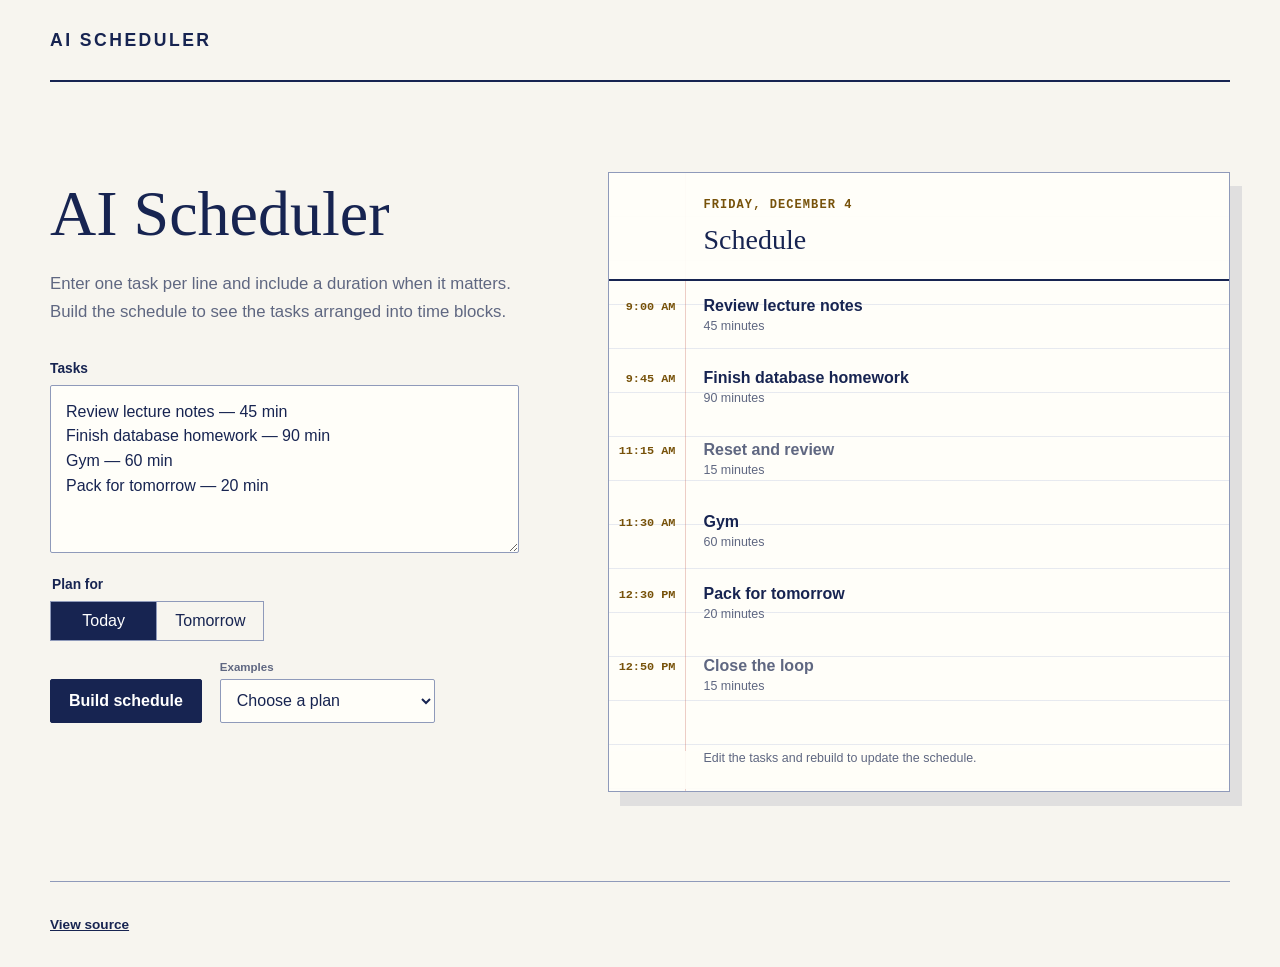
<file: docs/index.html>
<!doctype html>
<html lang="en">
  <head>
    <meta charset="UTF-8" />
    <meta name="viewport" content="width=device-width, initial-scale=1" />
    <meta http-equiv="refresh" content="0; url=./demo/" />
    <title>AI Scheduler</title>
    <link rel="icon" href="data:," />
  </head>
  <body>
    <p><a href="./demo/">Open AI Scheduler</a>.</p>
  </body>
</html>
</file>
<file: docs/demo/styles.css>
:root {
  color-scheme: light;
  --paper: #f7f5ef;
  --sheet: #fffef9;
  --ink: #172451;
  --muted: #5f6781;
  --rule: #cfd5e6;
  --rule-strong: #8f9aba;
  --marker: #e4ad32;
  --marker-dark: #77520a;
  --focus: #2457d6;
  --danger: #a2342f;
}

* { box-sizing: border-box; }

html { min-width: 320px; }

body {
  margin: 0;
  background: var(--paper);
  color: var(--ink);
  font-family: "Avenir Next", Avenir, "Segoe UI", sans-serif;
}

button, select, textarea { font: inherit; }

a { color: inherit; }

.masthead,
footer {
  display: flex;
  width: min(1180px, calc(100% - 40px));
  margin: 0 auto;
  align-items: center;
  justify-content: space-between;
  gap: 20px;
}

.masthead {
  min-height: 82px;
  border-bottom: 2px solid var(--ink);
}

.masthead p,
footer p { margin: 0; color: var(--muted); font-size: 0.83rem; }

.wordmark {
  text-decoration: none;
  font-family: "Arial Narrow", "Avenir Next Condensed", sans-serif;
  font-size: 1.1rem;
  font-weight: 900;
  letter-spacing: 0.14em;
}

main {
  width: min(1180px, calc(100% - 40px));
  margin: 0 auto;
  padding: clamp(40px, 7vw, 92px) 0;
}

.planner {
  display: grid;
  grid-template-columns: minmax(0, 0.86fr) minmax(400px, 1.14fr);
  gap: clamp(36px, 7vw, 96px);
  align-items: start;
}

.brief { padding-top: 10px; }

.kicker {
  margin: 0 0 12px;
  color: var(--marker-dark);
  font-family: ui-monospace, SFMono-Regular, Menlo, monospace;
  font-size: 0.75rem;
  font-weight: 800;
  letter-spacing: 0.09em;
  text-transform: uppercase;
}

h1 {
  max-width: 650px;
  margin: 0;
  font-family: Georgia, "Times New Roman", serif;
  font-size: clamp(2.4rem, 5vw, 4rem);
  font-weight: 500;
  letter-spacing: 0;
  line-height: 1;
}

.intro {
  max-width: 590px;
  margin: 24px 0 34px;
  color: var(--muted);
  font-size: 1.05rem;
  line-height: 1.7;
}

form { max-width: 620px; }

form > label,
legend {
  display: block;
  margin: 0 0 9px;
  font-size: 0.86rem;
  font-weight: 750;
}

textarea {
  width: 100%;
  min-height: 168px;
  resize: vertical;
  border: 1px solid var(--rule-strong);
  border-radius: 2px;
  padding: 14px 15px;
  background: var(--sheet);
  color: var(--ink);
  line-height: 1.55;
}

fieldset { margin: 20px 0; border: 0; padding: 0; }

.day-toggle { display: inline-grid; grid-template-columns: 1fr 1fr; }

.day-toggle input {
  position: absolute;
  width: 1px;
  height: 1px;
  opacity: 0;
}

.day-toggle label {
  min-width: 104px;
  border: 1px solid var(--rule-strong);
  padding: 10px 18px;
  text-align: center;
  cursor: pointer;
}

.day-toggle label + input + label { border-left: 0; }

.day-toggle input:checked + label {
  background: var(--ink);
  color: white;
}

.form-actions { display: flex; align-items: end; gap: 18px; }

.example-picker { display: grid; gap: 6px; }

.example-picker label {
  color: var(--muted);
  font-size: 0.72rem;
  font-weight: 750;
}

.example-picker select {
  min-height: 44px;
  border: 1px solid var(--rule-strong);
  border-radius: 2px;
  padding: 9px 34px 9px 12px;
  background: var(--sheet);
  color: var(--ink);
}

button {
  border: 1px solid var(--ink);
  border-radius: 2px;
  padding: 12px 18px;
  background: var(--ink);
  color: white;
  font-weight: 800;
  cursor: pointer;
}

.text-button {
  border: 0;
  padding: 6px 0;
  background: transparent;
  color: var(--ink);
  text-decoration: underline;
  text-underline-offset: 4px;
}

button:hover { background: #253775; }
.text-button:hover { background: transparent; color: var(--focus); }

button:focus-visible,
textarea:focus-visible,
input:focus-visible + label,
select:focus-visible,
a:focus-visible {
  outline: 3px solid var(--focus);
  outline-offset: 3px;
}

.form-note,
.save-status {
  color: var(--muted);
  font-size: 0.78rem;
}

.form-note { margin: 12px 0 0; }

.day-sheet {
  min-height: 620px;
  border: 1px solid var(--rule-strong);
  background:
    linear-gradient(90deg, transparent 0 76px, rgba(190, 78, 64, 0.28) 76px 77px, transparent 77px),
    repeating-linear-gradient(var(--sheet) 0 43px, var(--rule) 44px);
  box-shadow: 12px 14px 0 rgba(23, 36, 81, 0.1);
}

.sheet-heading {
  display: flex;
  min-height: 108px;
  padding: 25px 28px 20px 94px;
  align-items: start;
  justify-content: space-between;
  gap: 20px;
  border-bottom: 2px solid var(--ink);
  background: rgba(255, 254, 249, 0.94);
}

h2 { margin: 0; font-family: Georgia, serif; font-size: 1.75rem; font-weight: 500; }

.schedule { margin: 0; padding: 14px 28px 24px 0; list-style: none; }

.schedule-item,
.empty-state {
  display: grid;
  grid-template-columns: 76px 1fr;
  min-height: 72px;
  align-items: start;
}

.schedule-time,
.empty-time {
  padding: 5px 10px 0 0;
  color: var(--marker-dark);
  font-family: ui-monospace, SFMono-Regular, Menlo, monospace;
  font-size: 0.74rem;
  font-weight: 800;
  text-align: right;
}

.schedule-copy { padding: 0 0 14px 18px; }
.schedule-copy strong { display: block; font-size: 1rem; line-height: 1.35; }
.schedule-copy span { color: var(--muted); font-size: 0.78rem; }

.empty-state p {
  max-width: 360px;
  margin: 0;
  padding: 2px 0 0 18px;
  color: var(--muted);
  line-height: 1.65;
}

.schedule-item.break .schedule-copy strong { color: var(--muted); font-weight: 600; }

.save-status {
  margin: 0;
  padding: 0 28px 24px 94px;
  background: rgba(255, 254, 249, 0.9);
}

footer { min-height: 86px; border-top: 1px solid var(--rule-strong); }
footer a { font-size: 0.85rem; font-weight: 750; }

@media (max-width: 820px) {
  .planner { grid-template-columns: 1fr; }
  .day-sheet { min-height: 520px; }
}

@media (max-width: 520px) {
  .masthead, main, footer { width: min(100% - 24px, 1180px); }
  .masthead { align-items: flex-start; flex-direction: column; justify-content: center; }
  h1 { font-size: clamp(2.6rem, 14vw, 4.2rem); }
  .form-actions { align-items: flex-start; flex-direction: column; gap: 10px; }
  .sheet-heading { padding-left: 82px; }
  .schedule { padding-right: 14px; }
  .save-status { padding-left: 82px; }
  footer { align-items: flex-start; flex-direction: column; justify-content: center; }
}

@media (prefers-reduced-motion: reduce) {
  *, *::before, *::after { scroll-behavior: auto !important; }
}
</file>
